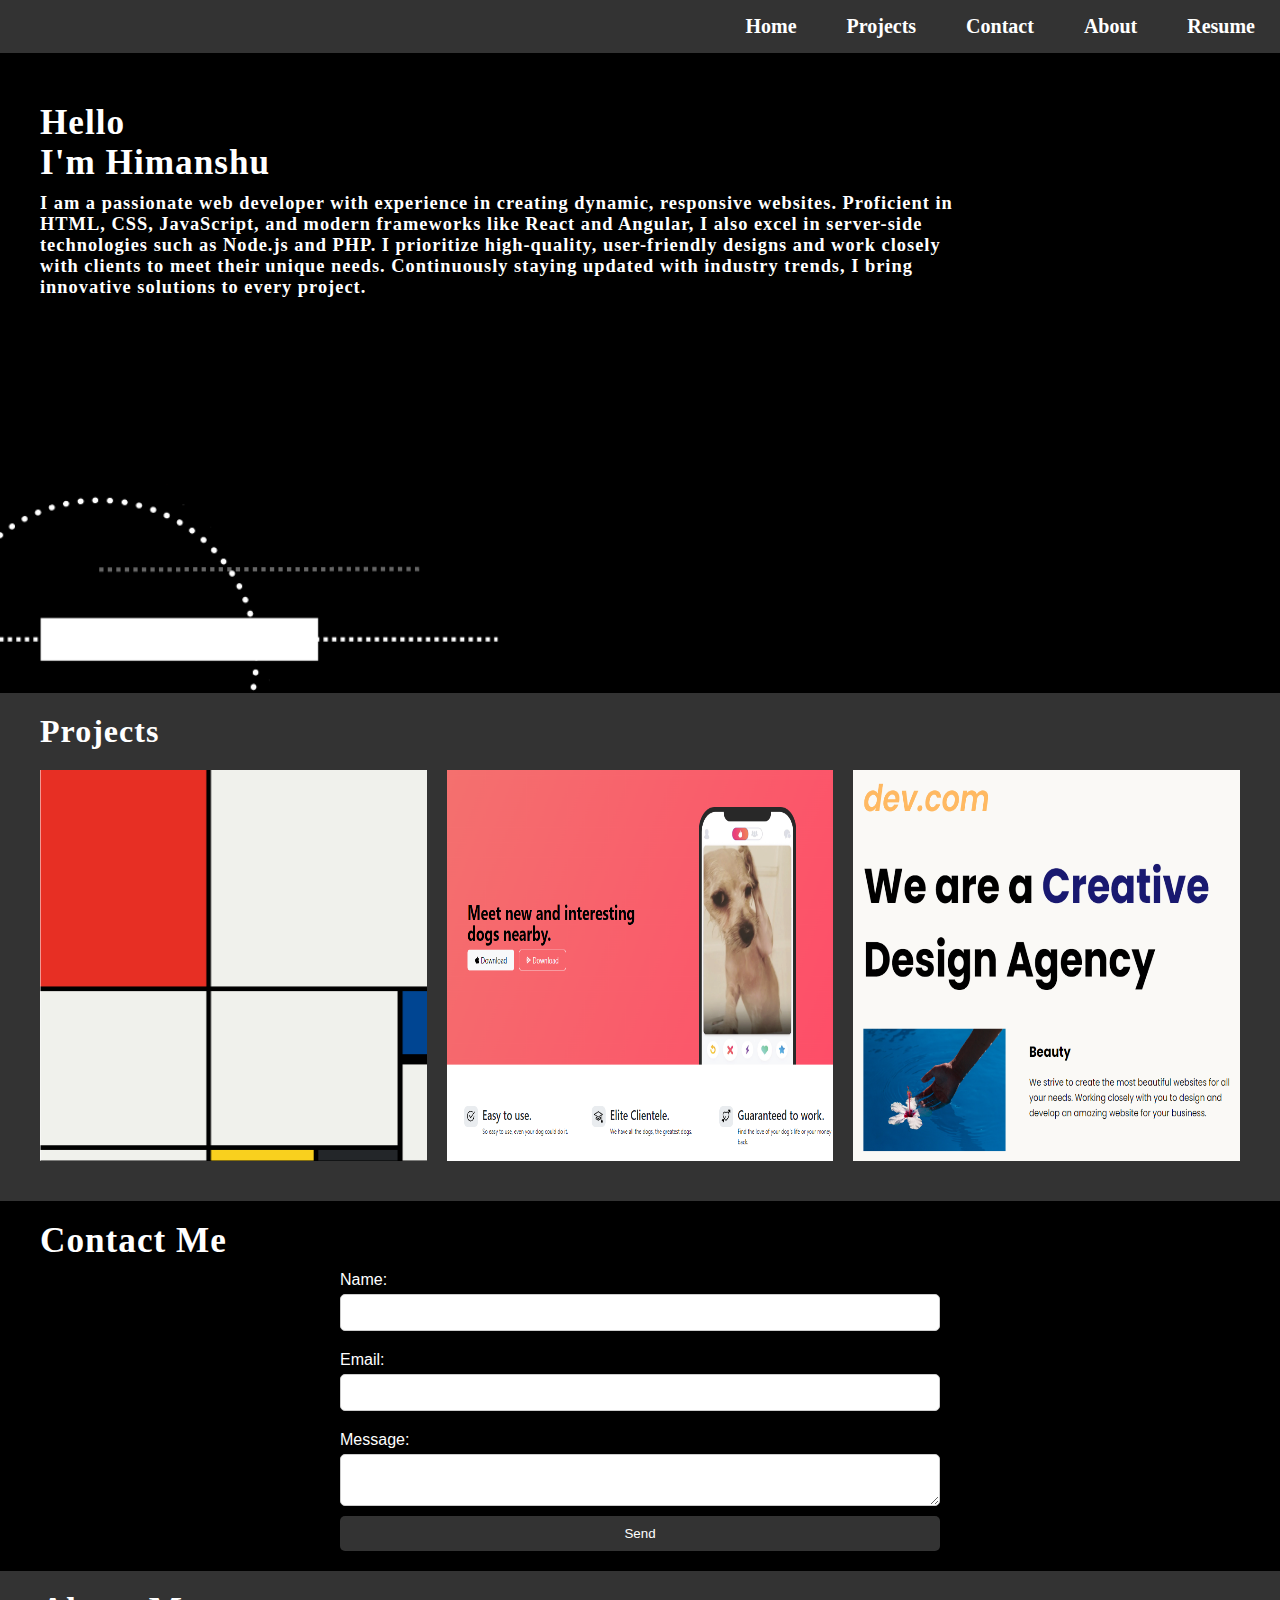
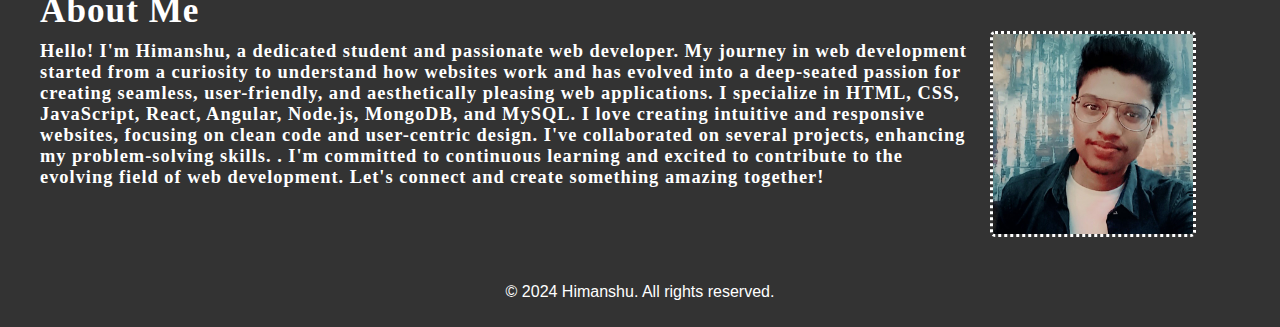
<file: index.html>
<!DOCTYPE html>
<html lang="en">
  <head>
    <meta charset="UTF-8" />
    <meta name="viewport" content="width=device-width, initial-scale=1.0" />
    <title>Portfolio</title>
    <link rel="stylesheet" href="./assets/styles.css" />
  </head>
  <body>
    <header>
      <div>
        <nav>
          <ul>
            <li><a href="#home">Home</a></li>
            <li><a href="#projects">Projects</a></li>
            <li><a href="#contact">Contact</a></li>
            <li><a href="#about">About</a></li>
            <li><a href="./assets/resume/index.html">Resume</a></li>
          </ul>
        </nav>
      </div>
    </header>

    <section id="home">
      <div>
        <h1 class="title">
          Hello<br />
          I'm Himanshu
        </h1>
        <p class="content">
          I am a passionate web developer with experience in creating dynamic,
          responsive websites. Proficient in HTML, CSS, JavaScript, and modern
          frameworks like React and Angular, I also excel in server-side
          technologies such as Node.js and PHP. I prioritize high-quality,
          user-friendly designs and work closely with clients to meet their
          unique needs. Continuously staying updated with industry trends, I
          bring innovative solutions to every project.
        </p>
      </div>
    </section>

    <section id="projects">
      <h2 class="title">Projects</h2>
      <div class="projects-grid">
        <div class="project">
          <a href="./assets/projects/Mondrian Project/index.html">
            <img
              src="./assets/image/mondrian.png"
              alt="mondrian project image"
            />
          </a>
        </div>
        <div class="project">
          <a href="./assets/projects/TinDog Project/index.html">
            <img src="./assets/image/tindog.png" alt="tin dog project image" />
          </a>
        </div>
        <div class="project">
          <a href="./assets/projects/8.4 Web Design Agency Project/index.html">
            <img src="./assets/image/agency.png" alt="agency project image" />
          </a>
        </div>
      </div>
    </section>

    <section id="contact">
      <h2 class="title">Contact Me</h2>
      <form>
        <label for="name">Name:</label>
        <input type="text" id="name" name="name" required />
        <label for="email">Email:</label>
        <input type="email" id="email" name="email" required />
        <label for="message">Message:</label>
        <textarea id="message" name="message" required></textarea>
        <button type="submit">Send</button>
      </form>
    </section>

    <section id="about">
      <h2 class="title">About Me</h2>
      <div class="about">
        <p class="content">
          Hello! I'm Himanshu, a dedicated student and passionate web developer.
          My journey in web development started from a curiosity to understand
          how websites work and has evolved into a deep-seated passion for
          creating seamless, user-friendly, and aesthetically pleasing web
          applications. I specialize in HTML, CSS, JavaScript, React, Angular,
          Node.js, MongoDB, and MySQL. I love creating intuitive and responsive
          websites, focusing on clean code and user-centric design. I've
          collaborated on several projects, enhancing my problem-solving skills.
          . I'm committed to continuous learning and excited to contribute to
          the evolving field of web development. Let's connect and create
          something amazing together!
        </p>
        <img src="./assets/image/mypic.jpg" />
      </div>
    </section>

    <footer>
      <p>&copy; 2024 Himanshu. All rights reserved.</p>
    </footer>
  </body>
</html>
</file>
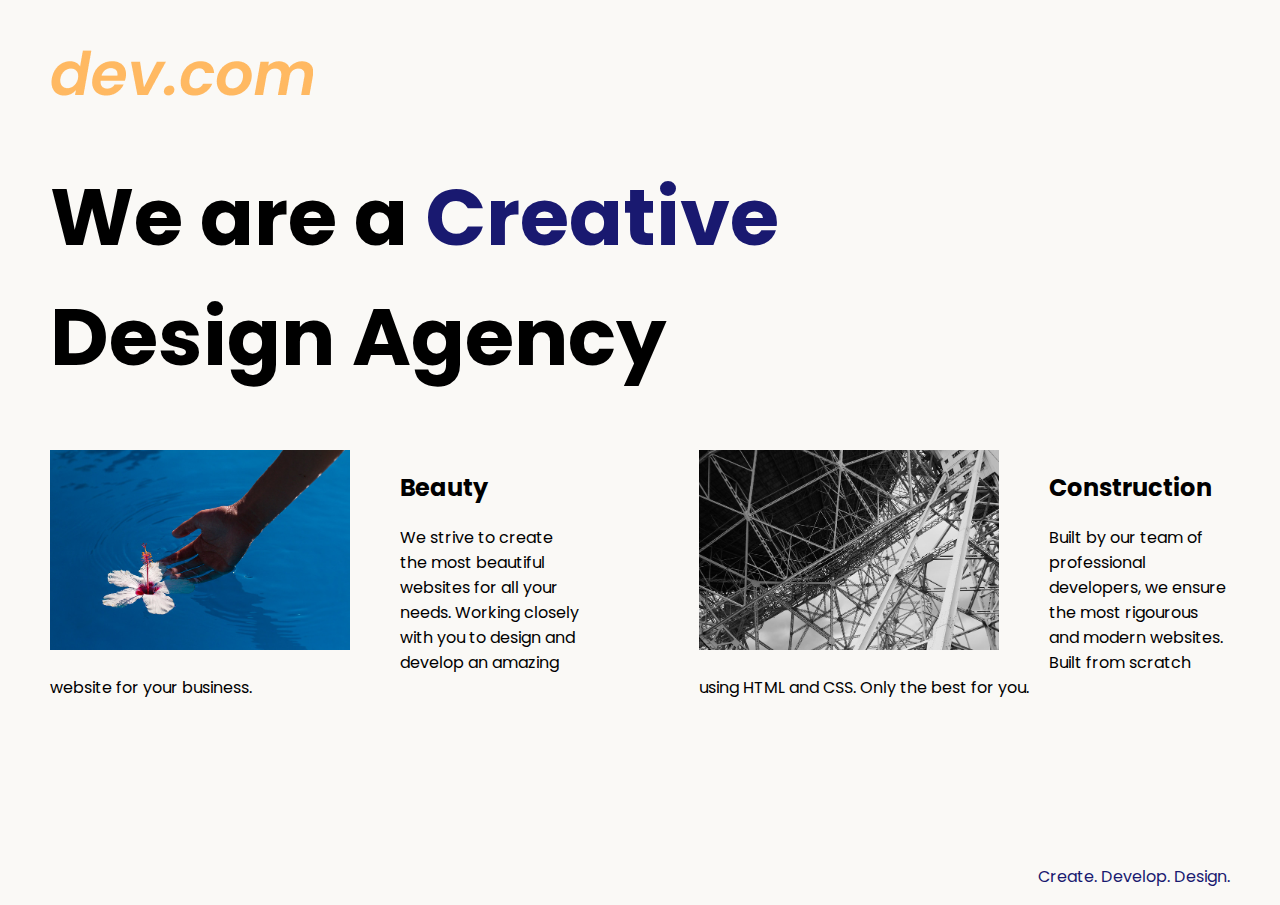
<file: assets/projects/8.4 Web Design Agency Project/index.html>
<!DOCTYPE html>
<html lang="en">
  <head>
    <meta charset="UTF-8" />
    <meta name="viewport" content="width=device-width, initial-scale=1.0" />
    <title>Agency</title>
    <link rel="stylesheet" href="./style.css" />
    <link rel="preconnect" href="https://fonts.googleapis.com" />
    <link rel="preconnect" href="https://fonts.gstatic.com" crossorigin />
    <link
      href="https://fonts.googleapis.com/css2?family=Poppins:wght@400;700&display=swap"
      rel="stylesheet"
    />
  </head>

  <body>
    <div class="main">
      <img class="logo" src="./assets/images/logo.png" alt="logo" />
      <h1>
        We are a <span class="creative">Creative</span> <br />Design Agency
      </h1>
      <div class="left card">
        <img
          class="tile-image"
          src="./assets/images/beautiful.jpg"
          alt="hand and flower in water"
        />
        <h2 class="card-title">Beauty</h2>
        <p class="card-text">
          We strive to create the most beautiful websites for all your needs.
          Working closely with you to design and develop an amazing website for
          your business.
        </p>
      </div>

      <div class="right card">
        <img
          class="tile-image"
          src="./assets/images/construction.jpg"
          alt="metal structure"
        />
        <h2 class="card-title">Construction</h2>
        <p>
          Built by our team of professional developers, we ensure the most
          rigourous and modern websites. Built from scratch using HTML and CSS.
          Only the best for you.
        </p>
      </div>
    </div>
    <footer>
      <p>Create. Develop. Design.</p>
    </footer>
  </body>
</html>
</file>
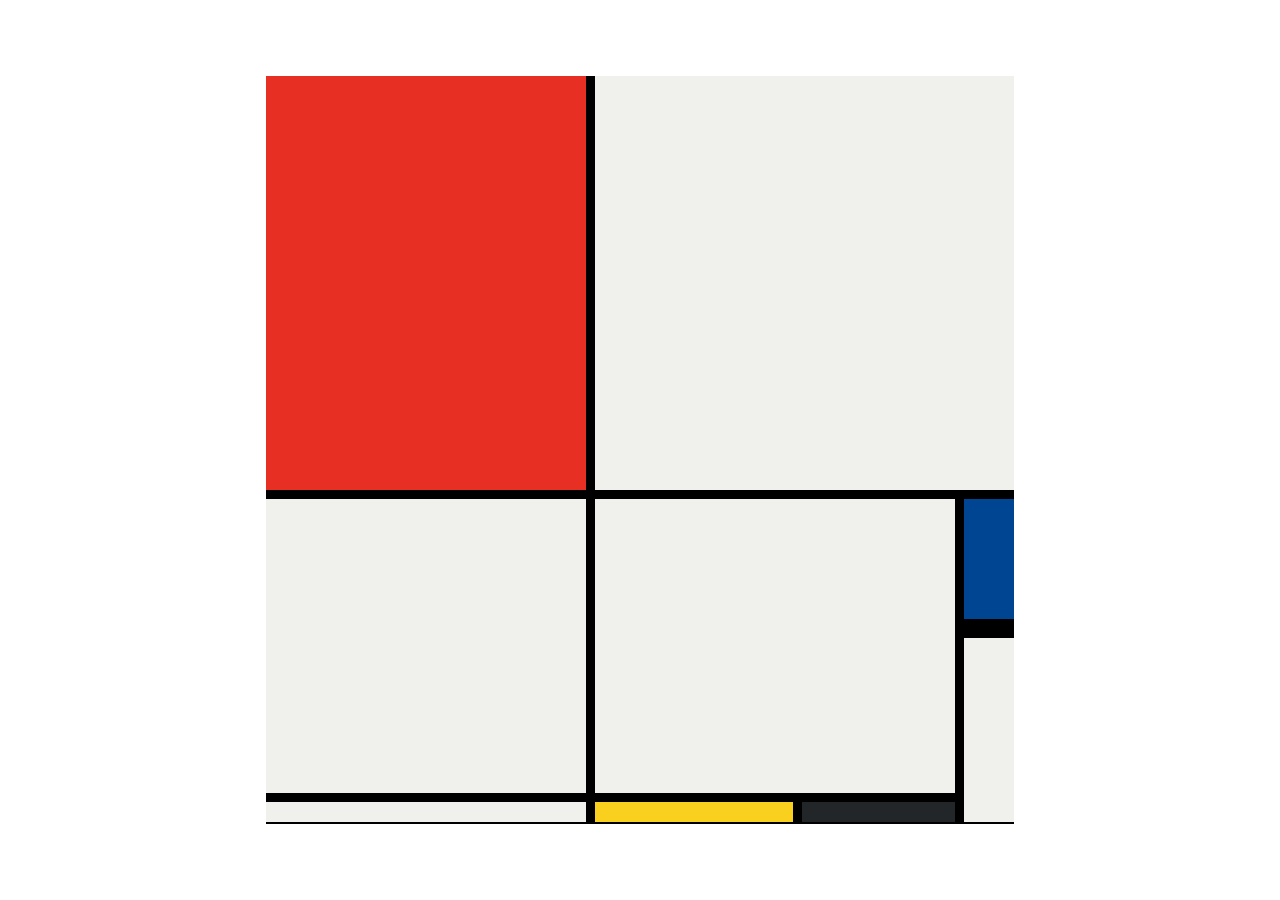
<file: assets/projects/Mondrian Project/index.html>
<!DOCTYPE html>
<html lang="en">
  <head>
    <meta charset="UTF-8" />
    <meta name="viewport" content="width=device-width, initial-scale=1.0" />
    <title>Mondrian Project</title>
    <style>
      /* 
    Write your CSS here 
    Gap Colour: #000
    White: #F0F1EC
    Red: #E72F24
    Black: #232629
    Blue: #004592
    Yellow: #F9D01E

    For dimensions, see dimensions.png image.
    HINT: Remember you can't change the properties of grid lines.
    But grid lines are transparent!
    */
      body {
        display: flex;
        justify-content: center;
        align-items: center;
        height: 100vh;
        margin: 0;
        padding: 0;
      }

      .container {
        display: grid;
        width: 748px;
        height: 748px;
        background-color: black;
        grid-template-columns: 320px 198px 153px 50px;
        grid-template-rows: 414px 130px 155px 20px;
        gap: 9px;
      }
      .item {
        background-color: #f0f1ec;
      }
      .red {
        background-color: #e72f24;
      }
      .white1 {
        grid-column: span 3;
      }
      .white2 {
        grid-row: span 2;
      }
      .white3 {
        grid-area: 2/ 2/ 4/ 4;
      }
      .blue {
        background-color: #004592;
        border-bottom: 10px solid black;
      }
      .white4 {
        grid-row: span 2;
      }
      .yellow {
        background-color: #f9d01e;
      }
      .black {
        background-color: #232629;
      }
    </style>
  </head>

  <body>
    <!-- Write your HTML here -->
    <div class="container">
      <div class="item red"></div>
      <div class="item white1"></div>
      <div class="item white2"></div>
      <div class="item white3"></div>

      <div class="item blue"></div>
      <div class="item white4"></div>

      <div class="item white5"></div>
      <div class="item yellow"></div>
      <div class="item black"></div>
    </div>
  </body>
</html>
</file>
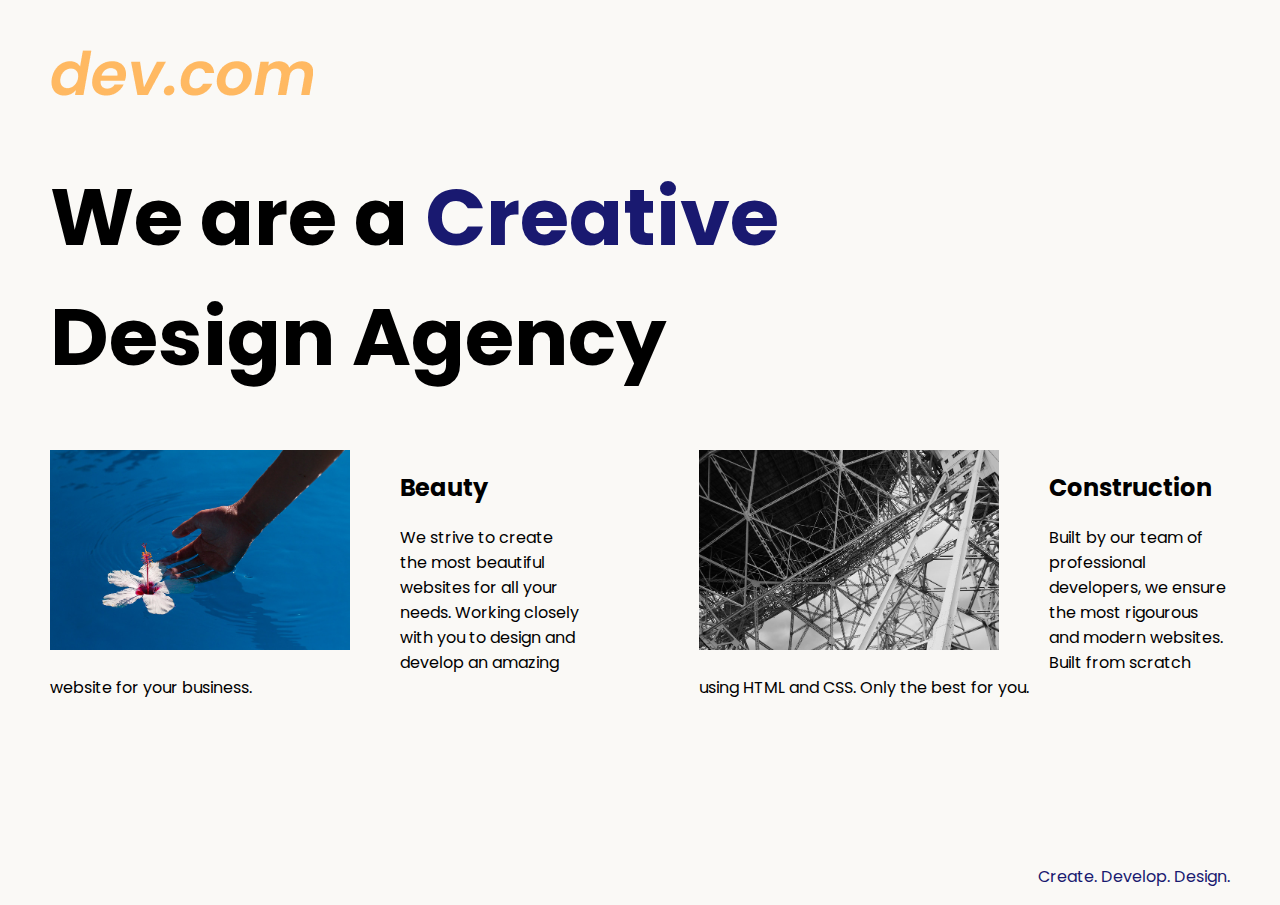
<file: assets/projects/8.4 Web Design Agency Project/solution.html>
<!DOCTYPE html>
<html lang="en">
  <head>
    <meta charset="UTF-8" />
    <meta name="viewport" content="width=device-width, initial-scale=1.0" />
    <title>Agency</title>
    <link rel="stylesheet" href="./solution.css" />
    <link rel="preconnect" href="https://fonts.googleapis.com" />
    <link rel="preconnect" href="https://fonts.gstatic.com" crossorigin />
    <link
      href="https://fonts.googleapis.com/css2?family=Poppins:wght@400;700&display=swap"
      rel="stylesheet"
    />
  </head>

  <body>
    <div class="main">
      <img class="logo" src="./assets/images/logo.png" alt="logo" />
      <h1>
        We are a <span class="creative">Creative</span> <br />Design Agency
      </h1>
      <div class="left card">
        <img
          class="tile-image"
          src="./assets/images/beautiful.jpg"
          alt="hand and flower in water"
        />
        <h2 class="card-title">Beauty</h2>
        <p class="card-text">
          We strive to create the most beautiful websites for all your needs.
          Working closely with you to design and develop an amazing website for
          your business.
        </p>
      </div>

      <div class="right card">
        <img
          class="tile-image"
          src="./assets/images/construction.jpg"
          alt="metal structure"
        />
        <h2 class="card-title">Construction</h2>
        <p>
          Built by our team of professional developers, we ensure the most
          rigourous and modern websites. Built from scratch using HTML and CSS.
          Only the best for you.
        </p>
      </div>
    </div>
    <footer>
      <p>Create. Develop. Design.</p>
    </footer>
  </body>
</html>
</file>
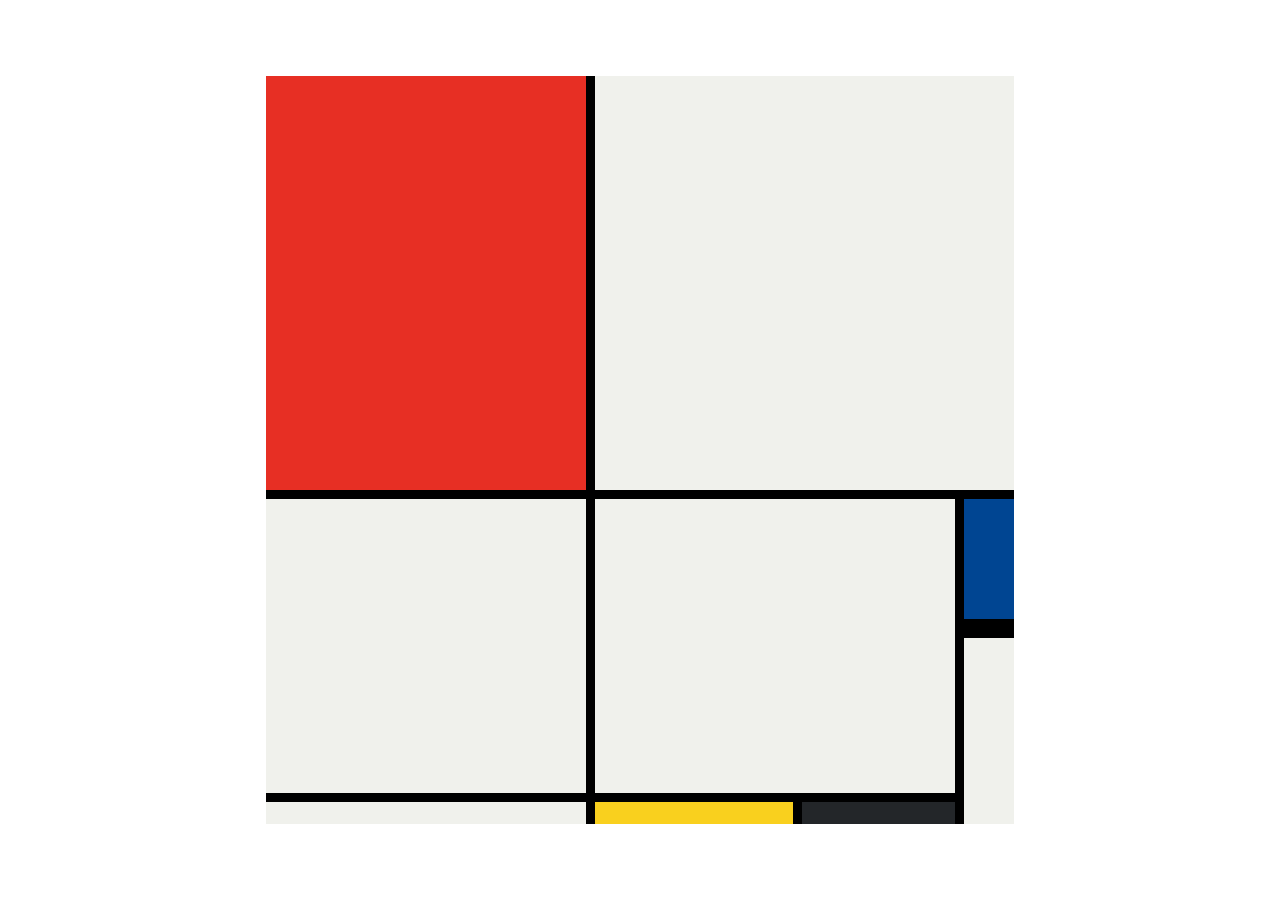
<file: assets/projects/Mondrian Project/solution.html>
<!DOCTYPE html>
<html lang="en">
  <head>
    <meta charset="UTF-8" />
    <meta name="viewport" content="width=device-width, initial-scale=1.0" />
    <title>Mondrian Project</title>
    <style>
      /* 
    Write your CSS here 
    Line Colour: #000
    White: #F0F1EC
    Red: #E72F24
    Black: #232629
    Blue: #004592
    Yellow: #F9D01E
    */
      body {
        display: flex;
        justify-content: center;
        align-items: center;
        height: 100vh;
        margin: 0;
        padding: 0;
      }

      .container {
        height: 748px;
        width: 748px;
        display: grid;
        background-color: #000;
        grid-template-columns: 320px 198px 153px 50px;
        grid-template-rows: 414px 130px 155px 22px;
        gap: 9px;
      }

      .item {
        background-color: #f0f1ec;
      }

      .red {
        background-color: #e72f24;
      }

      .white1 {
        grid-column: span 3;
      }

      .white2 {
        grid-row: span 2;
      }

      .white3 {
        grid-area: 2 / 2 / 4 /4;
      }

      .blue {
        background-color: #004592;
        border-bottom: 10px solid #000;
      }

      .white4 {
        grid-row: span 2;
      }

      .yellow {
        background-color: #f9d01e;
      }

      .black {
        background-color: #232629;
      }
    </style>
  </head>

  <body>
    <!-- Write your HTML here -->

    <div class="container">
      <div class="item red"></div>
      <div class="item white1"></div>
      <div class="item white2"></div>
      <div class="item white3"></div>

      <div class="item blue"></div>
      <div class="item white4"></div>

      <div class="item"></div>
      <div class="item yellow"></div>
      <div class="item black"></div>
    </div>
  </body>
</html>
</file>
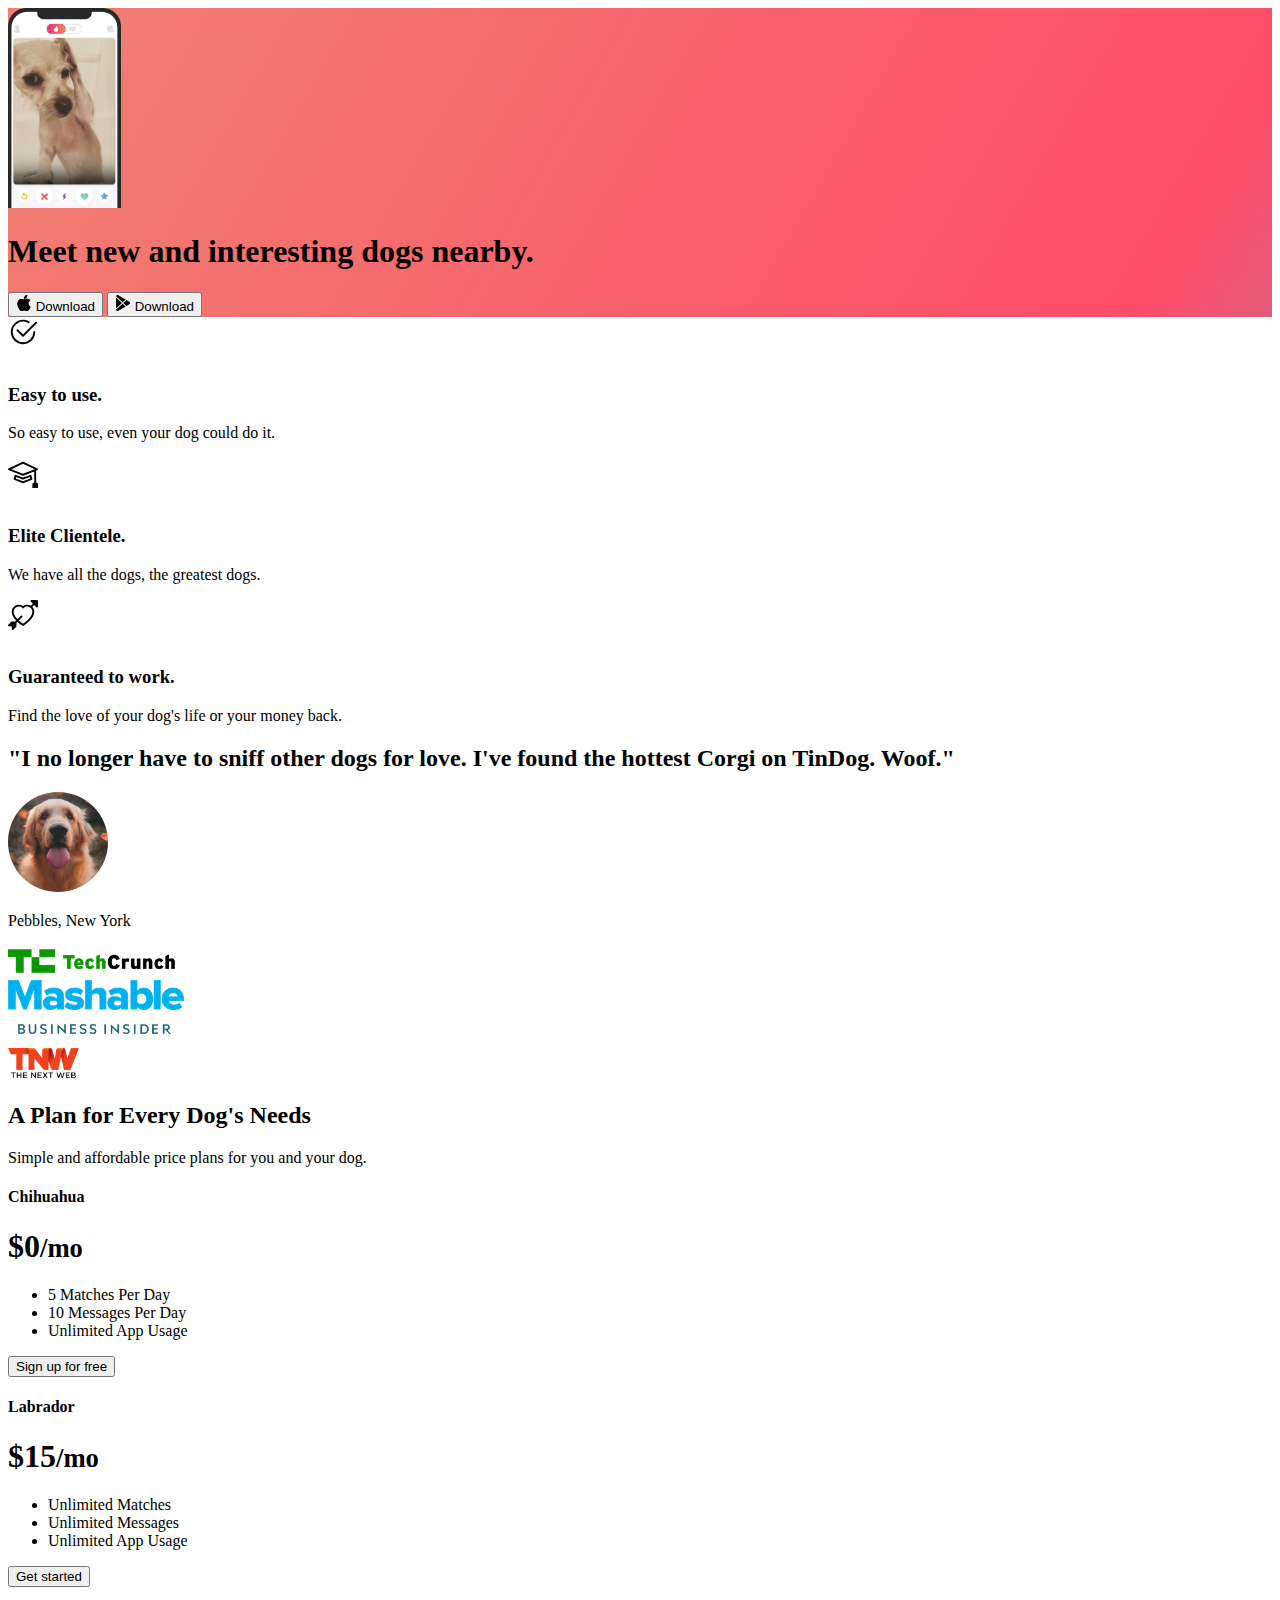
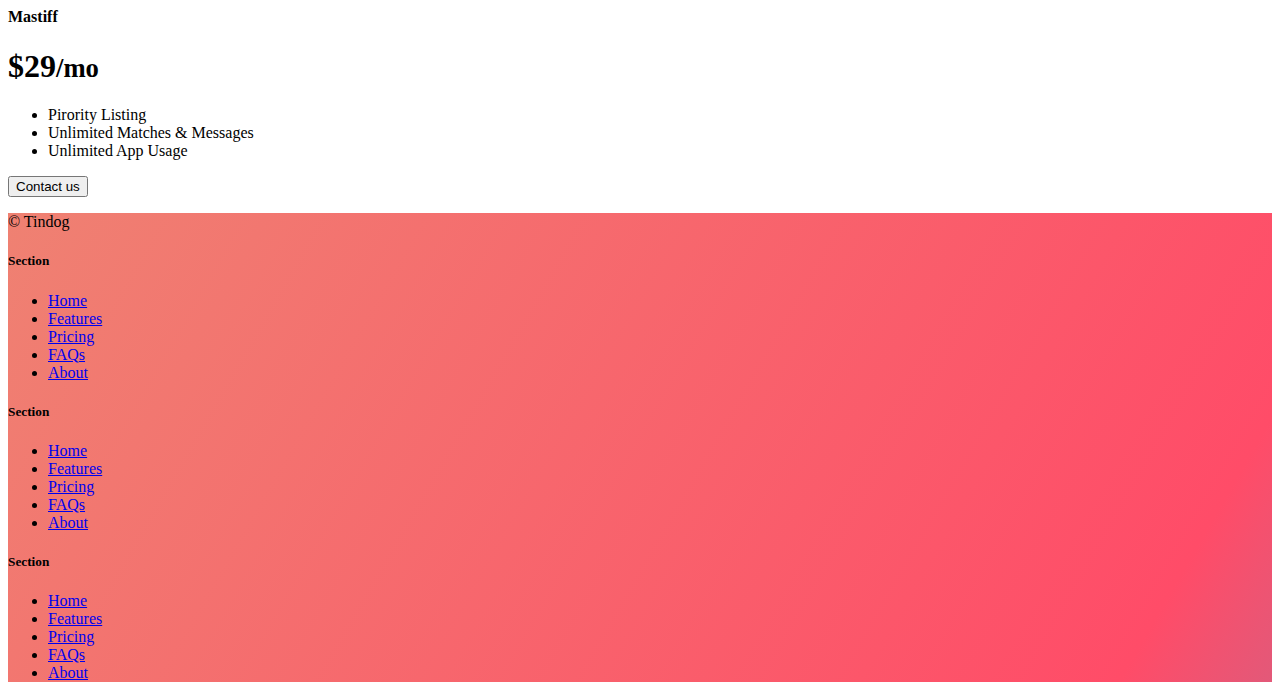
<file: assets/projects/TinDog Project/solution.html>
<!DOCTYPE html>
<html lang="en">
  <head>
    <meta charset="UTF-8" />
    <meta name="viewport" content="width=device-width, initial-scale=1.0" />
    <title>TinDog</title>
    <link
      href="https://cdn.jsdelivr.net/npm/bootstrap@5.3.0-alpha3/dist/css/bootstrap.min.css"
      rel="stylesheet"
      integrity="sha384-KK94CHFLLe+nY2dmCWGMq91rCGa5gtU4mk92HdvYe+M/SXH301p5ILy+dN9+nJOZ"
      crossorigin="anonymous"
    />
    <link rel="stylesheet" href="./css/solution.css" />
  </head>

  <body>
    <!-- Title -->
    <section id="title" class="gradient-background">
      <div class="container col-xxl-8 px-4 pt-5">
        <div class="row flex-lg-row-reverse align-items-center g-5 pt-5">
          <div class="col-10 col-sm-8 col-lg-6">
            <img
              src="./images/iphone.png"
              class="d-block mx-lg-auto img-fluid"
              alt="Bootstrap Themes"
              height="200"
              loading="lazy"
            />
          </div>
          <div class="col-lg-6">
            <h1 class="display-5 fw-bold text-body-emphasis lh-1 mb-3">
              Meet new and interesting dogs nearby.
            </h1>

            <div class="d-grid gap-2 d-md-flex justify-content-md-start">
              <button type="button" class="btn btn-light btn-lg px-4 me-md-2">
                <svg
                  xmlns="http://www.w3.org/2000/svg"
                  width="16"
                  height="16"
                  fill="currentColor"
                  class="bi bi-apple mb-1"
                  viewBox="0 0 16 16"
                >
                  <path
                    d="M11.182.008C11.148-.03 9.923.023 8.857 1.18c-1.066 1.156-.902 2.482-.878 2.516.024.034 1.52.087 2.475-1.258.955-1.345.762-2.391.728-2.43Zm3.314 11.733c-.048-.096-2.325-1.234-2.113-3.422.212-2.189 1.675-2.789 1.698-2.854.023-.065-.597-.79-1.254-1.157a3.692 3.692 0 0 0-1.563-.434c-.108-.003-.483-.095-1.254.116-.508.139-1.653.589-1.968.607-.316.018-1.256-.522-2.267-.665-.647-.125-1.333.131-1.824.328-.49.196-1.422.754-2.074 2.237-.652 1.482-.311 3.83-.067 4.56.244.729.625 1.924 1.273 2.796.576.984 1.34 1.667 1.659 1.899.319.232 1.219.386 1.843.067.502-.308 1.408-.485 1.766-.472.357.013 1.061.154 1.782.539.571.197 1.111.115 1.652-.105.541-.221 1.324-1.059 2.238-2.758.347-.79.505-1.217.473-1.282Z"
                  />
                  <path
                    d="M11.182.008C11.148-.03 9.923.023 8.857 1.18c-1.066 1.156-.902 2.482-.878 2.516.024.034 1.52.087 2.475-1.258.955-1.345.762-2.391.728-2.43Zm3.314 11.733c-.048-.096-2.325-1.234-2.113-3.422.212-2.189 1.675-2.789 1.698-2.854.023-.065-.597-.79-1.254-1.157a3.692 3.692 0 0 0-1.563-.434c-.108-.003-.483-.095-1.254.116-.508.139-1.653.589-1.968.607-.316.018-1.256-.522-2.267-.665-.647-.125-1.333.131-1.824.328-.49.196-1.422.754-2.074 2.237-.652 1.482-.311 3.83-.067 4.56.244.729.625 1.924 1.273 2.796.576.984 1.34 1.667 1.659 1.899.319.232 1.219.386 1.843.067.502-.308 1.408-.485 1.766-.472.357.013 1.061.154 1.782.539.571.197 1.111.115 1.652-.105.541-.221 1.324-1.059 2.238-2.758.347-.79.505-1.217.473-1.282Z"
                  />
                </svg>
                Download
              </button>
              <button type="button" class="btn btn-outline-light btn-lg px-4">
                <svg
                  xmlns="http://www.w3.org/2000/svg"
                  width="16"
                  height="16"
                  fill="currentColor"
                  class="bi bi-google-play mb-1"
                  viewBox="0 0 16 16"
                >
                  <path
                    d="M14.222 9.374c1.037-.61 1.037-2.137 0-2.748L11.528 5.04 8.32 8l3.207 2.96 2.694-1.586Zm-3.595 2.116L7.583 8.68 1.03 14.73c.201 1.029 1.36 1.61 2.303 1.055l7.294-4.295ZM1 13.396V2.603L6.846 8 1 13.396ZM1.03 1.27l6.553 6.05 3.044-2.81L3.333.215C2.39-.341 1.231.24 1.03 1.27Z"
                  />
                </svg>
                Download
              </button>
            </div>
          </div>
        </div>
      </div>
    </section>
    <!-- Features -->
    <section id="features">
      <div class="container mt-5">
        <div class="row g-4 py-5 row-cols-1 row-cols-lg-3">
          <div class="col d-flex align-items-start">
            <div
              class="icon-square text-body-emphasis bg-body-secondary d-inline-flex align-items-center justify-content-center fs-4 flex-shrink-0 me-3"
            >
              <svg
                xmlns="http://www.w3.org/2000/svg"
                height="30"
                fill="currentColor"
                class="bi bi-check2-circle"
                viewBox="0 0 16 16"
              >
                <path
                  d="M2.5 8a5.5 5.5 0 0 1 8.25-4.764.5.5 0 0 0 .5-.866A6.5 6.5 0 1 0 14.5 8a.5.5 0 0 0-1 0 5.5 5.5 0 1 1-11 0z"
                />
                <path
                  d="M15.354 3.354a.5.5 0 0 0-.708-.708L8 9.293 5.354 6.646a.5.5 0 1 0-.708.708l3 3a.5.5 0 0 0 .708 0l7-7z"
                />
              </svg>
            </div>
            <div>
              <h3 class="fs-2">Easy to use.</h3>
              <p>So easy to use, even your dog could do it.</p>
            </div>
          </div>
          <div class="col d-flex align-items-start">
            <div
              class="icon-square text-body-emphasis bg-body-secondary d-inline-flex align-items-center justify-content-center fs-4 flex-shrink-0 me-3"
            >
              <svg
                xmlns="http://www.w3.org/2000/svg"
                height="30"
                fill="currentColor"
                class="bi bi-mortarboard"
                viewBox="0 0 16 16"
              >
                <path
                  d="M8.211 2.047a.5.5 0 0 0-.422 0l-7.5 3.5a.5.5 0 0 0 .025.917l7.5 3a.5.5 0 0 0 .372 0L14 7.14V13a1 1 0 0 0-1 1v2h3v-2a1 1 0 0 0-1-1V6.739l.686-.275a.5.5 0 0 0 .025-.917l-7.5-3.5ZM8 8.46 1.758 5.965 8 3.052l6.242 2.913L8 8.46Z"
                />
                <path
                  d="M4.176 9.032a.5.5 0 0 0-.656.327l-.5 1.7a.5.5 0 0 0 .294.605l4.5 1.8a.5.5 0 0 0 .372 0l4.5-1.8a.5.5 0 0 0 .294-.605l-.5-1.7a.5.5 0 0 0-.656-.327L8 10.466 4.176 9.032Zm-.068 1.873.22-.748 3.496 1.311a.5.5 0 0 0 .352 0l3.496-1.311.22.748L8 12.46l-3.892-1.556Z"
                />
              </svg>
            </div>
            <div>
              <h3 class="fs-2">Elite Clientele.</h3>
              <p>We have all the dogs, the greatest dogs.</p>
            </div>
          </div>
          <div class="col d-flex align-items-start">
            <div
              class="icon-square text-body-emphasis bg-body-secondary d-inline-flex align-items-center justify-content-center fs-4 flex-shrink-0 me-3"
            >
              <svg
                xmlns="http://www.w3.org/2000/svg"
                height="30"
                fill="currentColor"
                class="bi bi-arrow-through-heart"
                viewBox="0 0 16 16"
              >
                <path
                  fill-rule="evenodd"
                  d="M2.854 15.854A.5.5 0 0 1 2 15.5V14H.5a.5.5 0 0 1-.354-.854l1.5-1.5A.5.5 0 0 1 2 11.5h1.793l.53-.53c-.771-.802-1.328-1.58-1.704-2.32-.798-1.575-.775-2.996-.213-4.092C3.426 2.565 6.18 1.809 8 3.233c1.25-.98 2.944-.928 4.212-.152L13.292 2 12.147.854A.5.5 0 0 1 12.5 0h3a.5.5 0 0 1 .5.5v3a.5.5 0 0 1-.854.354L14 2.707l-1.006 1.006c.236.248.44.531.6.845.562 1.096.585 2.517-.213 4.092-.793 1.563-2.395 3.288-5.105 5.08L8 13.912l-.276-.182a21.86 21.86 0 0 1-2.685-2.062l-.539.54V14a.5.5 0 0 1-.146.354l-1.5 1.5Zm2.893-4.894A20.419 20.419 0 0 0 8 12.71c2.456-1.666 3.827-3.207 4.489-4.512.679-1.34.607-2.42.215-3.185-.817-1.595-3.087-2.054-4.346-.761L8 4.62l-.358-.368c-1.259-1.293-3.53-.834-4.346.761-.392.766-.464 1.845.215 3.185.323.636.815 1.33 1.519 2.065l1.866-1.867a.5.5 0 1 1 .708.708L5.747 10.96Z"
                />
              </svg>
            </div>
            <div>
              <h3 class="fs-2">Guaranteed to work.</h3>
              <p>Find the love of your dog's life or your money back.</p>
            </div>
          </div>
        </div>
      </div>
    </section>
    <!-- Testimonial -->
    <section id="testimonial">
      <div class="my-5">
        <div class="p-5 text-center bg-body-tertiary">
          <div class="container py-5">
            <h2 class="text-body-emphasis">
              "I no longer have to sniff other dogs for love. I've found the
              hottest Corgi on TinDog. Woof."
            </h2>
            <img
              class="profile-img mt-5"
              src="./images/dog-img.jpg"
              alt="dog image"
            />
            <p class="col-lg-8 mx-auto lead mt-2">Pebbles, New York</p>
          </div>

          <div class="container">
            <div class="row">
              <div class="col-lg-3 col-sm-12">
                <img
                  src="./images/techcrunch.png"
                  alt="techcrunch"
                  height="30"
                />
              </div>
              <div class="col-lg-3 col-sm-12">
                <img src="./images/mashable.png" alt="mashable" height="30" />
              </div>
              <div class="col-lg-3 col-sm-12">
                <img
                  src="./images/bizinsider.png"
                  alt="bizinsider"
                  height="30"
                />
              </div>
              <div class="col-lg-3 col-sm-12">
                <img src="./images/tnw.png" alt="tnw" height="30" />
              </div>
            </div>
          </div>
        </div>
      </div>
    </section>
    <!-- Pricing -->
    <section id="pricing">
      <div class="container">
        <div class="pricing-header p-3 pb-md-4 mx-auto text-center">
          <h2 class="display-4 fw-normal">A Plan for Every Dog's Needs</h2>
          <p class="fs-5 text-body-secondary">
            Simple and affordable price plans for you and your dog.
          </p>
        </div>

        <div class="row row-cols-1 row-cols-md-3 mb-3 text-center">
          <div class="col">
            <div class="card mb-4 rounded-3 shadow-sm">
              <div class="card-header py-3">
                <h4 class="my-0 fw-normal">Chihuahua</h4>
              </div>
              <div class="card-body">
                <h1 class="card-title pricing-card-title">
                  $0<small class="text-body-secondary fw-light">/mo</small>
                </h1>
                <ul class="list-unstyled mt-3 mb-4">
                  <li>5 Matches Per Day</li>
                  <li>10 Messages Per Day</li>
                  <li>Unlimited App Usage</li>
                </ul>
                <button type="button" class="w-100 btn btn-lg btn-outline-dark">
                  Sign up for free
                </button>
              </div>
            </div>
          </div>
          <div class="col">
            <div class="card mb-4 rounded-3 shadow-sm">
              <div class="card-header py-3">
                <h4 class="my-0 fw-normal">Labrador</h4>
              </div>
              <div class="card-body">
                <h1 class="card-title pricing-card-title">
                  $15<small class="text-body-secondary fw-light">/mo</small>
                </h1>
                <ul class="list-unstyled mt-3 mb-4">
                  <li>Unlimited Matches</li>
                  <li>Unlimited Messages</li>
                  <li>Unlimited App Usage</li>
                </ul>
                <button type="button" class="w-100 btn btn-lg btn-dark">
                  Get started
                </button>
              </div>
            </div>
          </div>
          <div class="col">
            <div class="card mb-4 rounded-3 shadow-sm border-dark">
              <div class="card-header py-3 text-bg-dark border-dark">
                <h4 class="my-0 fw-normal">Mastiff</h4>
              </div>
              <div class="card-body">
                <h1 class="card-title pricing-card-title">
                  $29<small class="text-body-secondary fw-light">/mo</small>
                </h1>
                <ul class="list-unstyled mt-3 mb-4">
                  <li>Pirority Listing</li>
                  <li>Unlimited Matches & Messages</li>
                  <li>Unlimited App Usage</li>
                </ul>
                <button type="button" class="w-100 btn btn-lg btn-dark">
                  Contact us
                </button>
              </div>
            </div>
          </div>
        </div>
      </div>
    </section>
    <!-- Footer -->
    <section id="contact" class="gradient-background">
      <div class="container">
        <footer
          class="row row-cols-1 row-cols-sm-2 row-cols-md-5 py-5 mt-5 border-top"
        >
          <div class="col mb-3">
            <p class="text-body-secondary">© Tindog</p>
          </div>

          <div class="col mb-3"></div>

          <div class="col mb-3">
            <h5>Section</h5>
            <ul class="nav flex-column">
              <li class="nav-item mb-2">
                <a href="#" class="nav-link p-0 text-body-secondary">Home</a>
              </li>
              <li class="nav-item mb-2">
                <a href="#" class="nav-link p-0 text-body-secondary"
                  >Features</a
                >
              </li>
              <li class="nav-item mb-2">
                <a href="#" class="nav-link p-0 text-body-secondary">Pricing</a>
              </li>
              <li class="nav-item mb-2">
                <a href="#" class="nav-link p-0 text-body-secondary">FAQs</a>
              </li>
              <li class="nav-item mb-2">
                <a href="#" class="nav-link p-0 text-body-secondary">About</a>
              </li>
            </ul>
          </div>

          <div class="col mb-3">
            <h5>Section</h5>
            <ul class="nav flex-column">
              <li class="nav-item mb-2">
                <a href="#" class="nav-link p-0 text-body-secondary">Home</a>
              </li>
              <li class="nav-item mb-2">
                <a href="#" class="nav-link p-0 text-body-secondary"
                  >Features</a
                >
              </li>
              <li class="nav-item mb-2">
                <a href="#" class="nav-link p-0 text-body-secondary">Pricing</a>
              </li>
              <li class="nav-item mb-2">
                <a href="#" class="nav-link p-0 text-body-secondary">FAQs</a>
              </li>
              <li class="nav-item mb-2">
                <a href="#" class="nav-link p-0 text-body-secondary">About</a>
              </li>
            </ul>
          </div>

          <div class="col mb-3">
            <h5>Section</h5>
            <ul class="nav flex-column">
              <li class="nav-item mb-2">
                <a href="#" class="nav-link p-0 text-body-secondary">Home</a>
              </li>
              <li class="nav-item mb-2">
                <a href="#" class="nav-link p-0 text-body-secondary"
                  >Features</a
                >
              </li>
              <li class="nav-item mb-2">
                <a href="#" class="nav-link p-0 text-body-secondary">Pricing</a>
              </li>
              <li class="nav-item mb-2">
                <a href="#" class="nav-link p-0 text-body-secondary">FAQs</a>
              </li>
              <li class="nav-item mb-2">
                <a href="#" class="nav-link p-0 text-body-secondary">About</a>
              </li>
            </ul>
          </div>
        </footer>
      </div>
    </section>
  </body>
</html>
</file>
<file: assets/styles.css>
body {
  font-family: Arial, sans-serif;
  margin: 0;
  padding: 0;
  box-sizing: border-box;
}

header {
  background-color: #333;
  color: #fff;
  padding: 15px 0;
}

nav ul {
  list-style-type: none;
  margin: 0;
  padding: 0;
  display: flex;
  justify-content: right;
}

nav ul li {
  margin: 0 25px;
}

nav ul li a {
  color: #fff;
  text-decoration: none;
  font-weight: bold;
  font-family: "Times New Roman", Times, serif;
  font-size: 20px;
}

section {
  padding: 20px;
}

#home {
  background-image: url(./image/intro.png);
  background-size: cover;
  padding: 50px 20px;
  height: 60vh;
  align-items: center;
}

.title {
  text-align: left;
  margin: 0 20px;
  color: #fff;
  letter-spacing: 1px;
  font-size: 2.2rem;
  font-family: Georgia, "Times New Roman", Times, serif;
}

.content {
  width: 75%;
  text-align: left;
  margin: 10px 20px;
  color: #fff;
  letter-spacing: 1px;
  font-family: "Times New Roman", Times, serif;
  font-weight: bold;
  font-size: 1.15rem;
}

#projects {
  background-color: #333;
  color: #ffffff;
}

#projects > h2 {
  font-size: 2rem;
}

.projects-grid {
  display: grid;
  grid-template-columns: repeat(3, 1fr);
  gap: 20px;
  padding: 20px;
}

.project {
  background: #e0e0e0;
  text-align: center;
}

.project img {
  object-fit: fill;
  height: 100%;
  width: 100%;
}

#contact {
  background: black;
  color: white;
}

form {
  display: flex;
  flex-direction: column;
  max-width: 600px;
  margin: 0 auto;
}

form label {
  margin: 10px 0 5px;
}

form input,
form textarea {
  padding: 10px;
  margin-bottom: 10px;
  border: 1px solid #ccc;
  border-radius: 5px;
}

form button {
  padding: 10px;
  background: #333;
  color: #fff;
  border: none;
  border-radius: 5px;
  cursor: pointer;
}

#about {
  background-color: #333;
}

.about {
  display: flex;
}

.about img {
  width: 200px;
  height: 200px;
  border: 3px white dotted;
  border-radius: 5px;
}

.text {
  font-weight: bold;
  text-align: left;
  font-size: 1.5rem;
}

footer {
  background: #333;
  color: #fff;
  text-align: center;
  padding: 10px 0;
  width: 100%;
  bottom: 0;
}
</file>
<file: assets/projects/8.4 Web Design Agency Project/style.css>
body {
  font-family: "Poppins", sans-serif;
  margin: 50px 50px 0 50px;
  background-color: #faf9f6;
  display: flex;
  flex-direction: column;
  min-height: 95vh;
}
.main {
  flex: 1;
}

h1 {
  font-size: 5rem;
}

footer {
  text-align: right;
  color: midnightblue;
}

.tile-image {
  height: 200px;
  float: left;
  margin-right: 50px;
}

.card {
  width: 45%;
}

.left {
  float: left;
}

.right {
  float: right;
}

.creative {
  color: midnightblue;
}

@media (max-width: 680px) {
  .logo {
    width: 100px;
  }

  h1 {
    font-size: 3.5rem;
    text-align: center;
  }

  .card {
    width: 100%;
    display: block;
    margin-bottom: 30px;
    text-align: justify;
  }

  .card img {
    margin-bottom: 10px;
    width: 100%;
    display: inline;
    object-fit: cover;
  }
}
</file>
<file: assets/projects/8.4 Web Design Agency Project/solution.css>
body {
  font-family: "Poppins", sans-serif;
  margin: 50px 50px 0 50px;
  background-color: #faf9f6;
  display: flex;
  flex-direction: column;
  min-height: 95vh;
}
.main {
  flex: 1;
}

h1 {
  font-size: 5rem;
}

footer {
  text-align: right;
  color: midnightblue;
}

.tile-image {
  height: 200px;
  float: left;
  margin-right: 50px;
}

.card {
  width: 45%;
}

.left {
  float: left;
}

.right {
  float: right;
}

.creative {
  color: midnightblue;
}

@media (max-width: 680px) {
  .logo {
    width: 100px;
  }

  h1 {
    font-size: 3.5rem;
    text-align: center;
  }

  .card {
    width: 100%;
    display: block;
    margin-bottom: 30px;
    text-align: justify;
  }

  .card img {
    margin-bottom: 10px;
    width: 100%;
    display: inline;
    object-fit: cover;
  }
}
</file>
<file: assets/projects/TinDog Project/css/solution.css>
.gradient-background {
  background: linear-gradient(300deg, #00bfff, #ff4c68, #ef8172);
  background-size: 180% 180%;
  animation: gradient-animation 18s ease infinite;
}

@keyframes gradient-animation {
  0% {
    background-position: 0% 50%;
  }
  50% {
    background-position: 100% 50%;
  }
  100% {
    background-position: 0% 50%;
  }
}

.icon-square {
  width: 3rem;
  height: 3rem;
  border-radius: 0.75rem;
}

.profile-img {
  border-radius: 50%;
  height: 100px;
}
</file>
